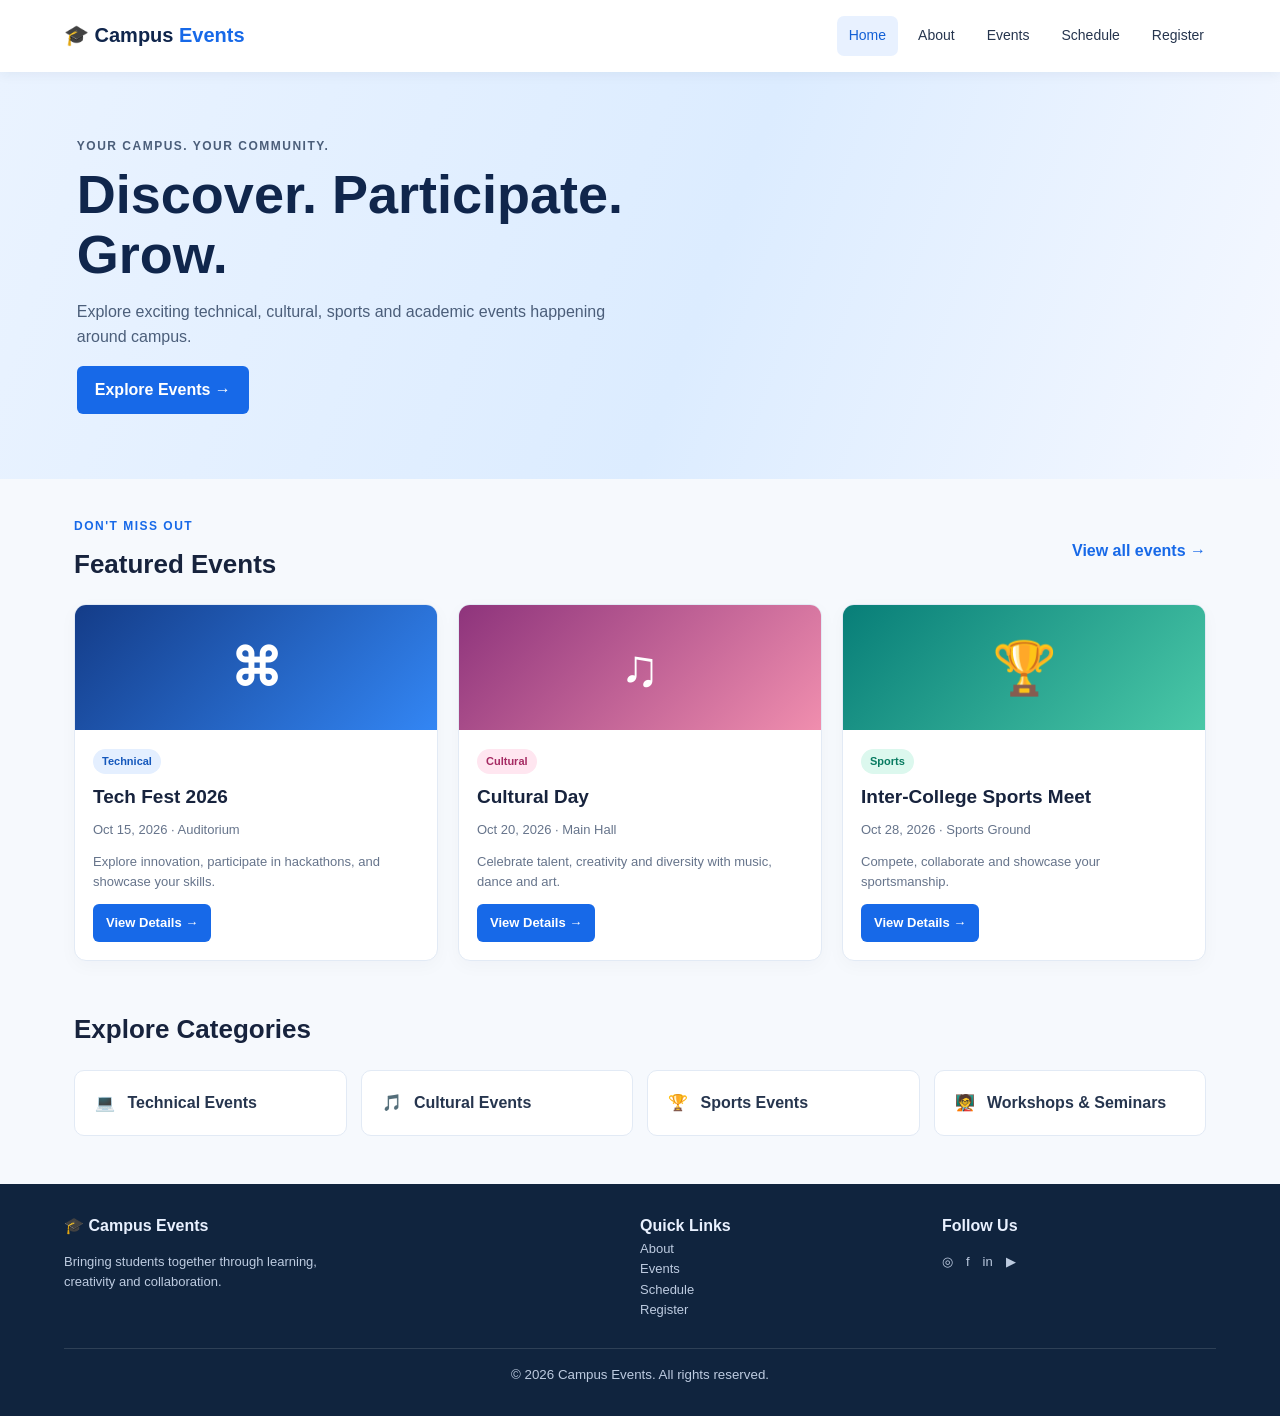
<file: campus event/index.html>
<!DOCTYPE html>
<html lang="en">
<head><meta charset="UTF-8"><meta name="viewport" content="width=device-width, initial-scale=1.0"><title>Campus Events | Home</title><link rel="stylesheet" href="style.css"></head>
<body>
<header class="site-header"><a class="brand" href="index.html">🎓 Campus <span>Events</span></a><nav><a class="active" href="index.html">Home</a><a href="about.html">About</a><a href="events.html">Events</a><a href="schedule.html">Schedule</a><a href="register.html">Register</a></nav></header>
<main>
<section class="hero"><div><p class="eyebrow">YOUR CAMPUS. YOUR COMMUNITY.</p><h1>Discover. Participate. Grow.</h1><p>Explore exciting technical, cultural, sports and academic events happening around campus.</p><a class="button" href="events.html">Explore Events →</a></div></section>
<section class="section"><div class="section-heading"><div><p class="eyebrow">DON'T MISS OUT</p><h2>Featured Events</h2></div><a href="events.html">View all events →</a></div><div class="cards">
<article class="event-card"><div class="event-art tech">⌘</div><div class="card-body"><span class="tag blue">Technical</span><h3>Tech Fest 2026</h3><p>Oct 15, 2026 · Auditorium</p><p>Explore innovation, participate in hackathons, and showcase your skills.</p><a class="small-button" href="event-details.html">View Details →</a></div></article>
<article class="event-card"><div class="event-art culture">♫</div><div class="card-body"><span class="tag pink">Cultural</span><h3>Cultural Day</h3><p>Oct 20, 2026 · Main Hall</p><p>Celebrate talent, creativity and diversity with music, dance and art.</p><a class="small-button" href="event-details.html">View Details →</a></div></article>
<article class="event-card"><div class="event-art sports">🏆</div><div class="card-body"><span class="tag green">Sports</span><h3>Inter-College Sports Meet</h3><p>Oct 28, 2026 · Sports Ground</p><p>Compete, collaborate and showcase your sportsmanship.</p><a class="small-button" href="event-details.html">View Details →</a></div></article>
</div></section>
<section class="section categories"><h2>Explore Categories</h2><div class="category-grid"><div>💻 <b>Technical Events</b></div><div>🎵 <b>Cultural Events</b></div><div>🏆 <b>Sports Events</b></div><div>🧑‍🏫 <b>Workshops & Seminars</b></div></div></section>
</main>
<footer><div><b>🎓 Campus Events</b><p>Bringing students together through learning, creativity and collaboration.</p></div><div><b>Quick Links</b><a href="about.html">About</a><a href="events.html">Events</a><a href="schedule.html">Schedule</a><a href="register.html">Register</a></div><div><b>Follow Us</b><p>◎　f　in　▶</p></div><small>© 2026 Campus Events. All rights reserved.</small></footer>
</body></html>
</file>
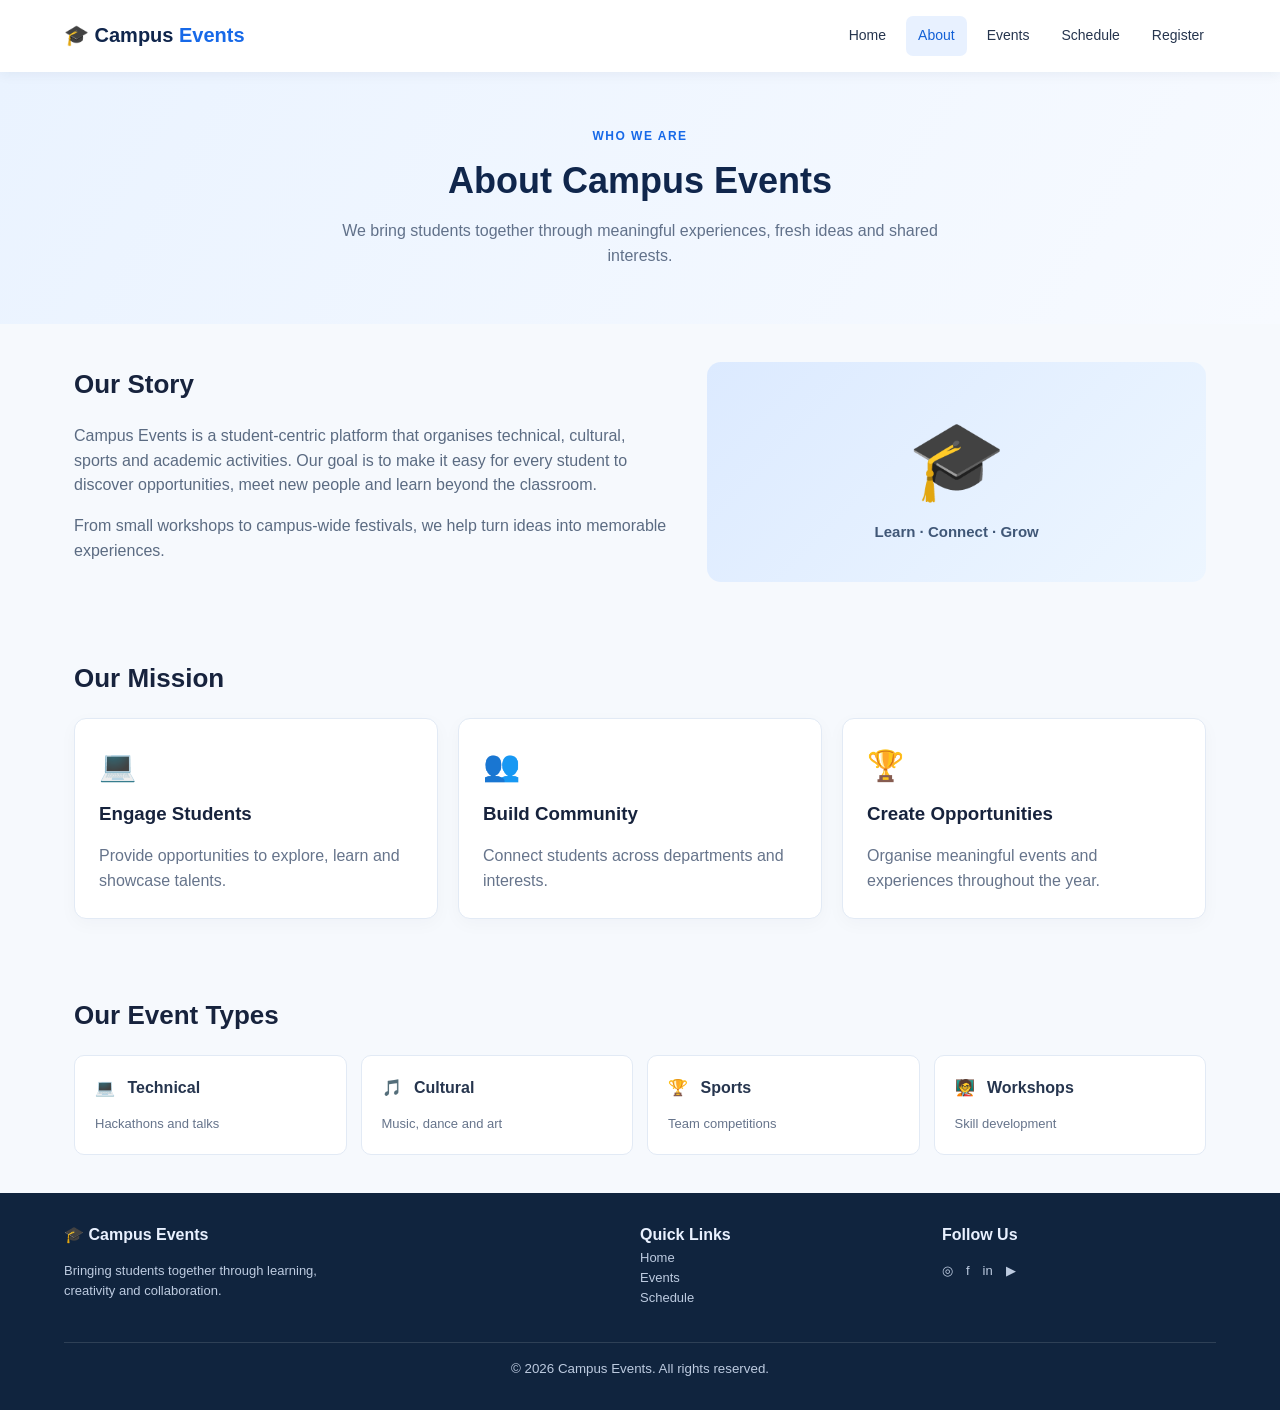
<file: campus event/about.html>
<!DOCTYPE html>
<html lang="en"><head><meta charset="UTF-8"><meta name="viewport" content="width=device-width, initial-scale=1.0"><title>About | Campus Events</title><link rel="stylesheet" href="style.css"></head><body>
<header class="site-header"><a class="brand" href="index.html">🎓 Campus <span>Events</span></a><nav><a href="index.html">Home</a><a class="active" href="about.html">About</a><a href="events.html">Events</a><a href="schedule.html">Schedule</a><a href="register.html">Register</a></nav></header>
<main><section class="page-hero"><p class="eyebrow">WHO WE ARE</p><h1>About Campus Events</h1><p>We bring students together through meaningful experiences, fresh ideas and shared interests.</p></section>
<section class="section split"><div><h2>Our Story</h2><p>Campus Events is a student-centric platform that organises technical, cultural, sports and academic activities. Our goal is to make it easy for every student to discover opportunities, meet new people and learn beyond the classroom.</p><p>From small workshops to campus-wide festivals, we help turn ideas into memorable experiences.</p></div><div class="illustration">🎓<br><span>Learn · Connect · Grow</span></div></section>
<section class="section"><h2>Our Mission</h2><div class="cards three"><article class="info-card"><div class="icon">💻</div><h3>Engage Students</h3><p>Provide opportunities to explore, learn and showcase talents.</p></article><article class="info-card"><div class="icon">👥</div><h3>Build Community</h3><p>Connect students across departments and interests.</p></article><article class="info-card"><div class="icon">🏆</div><h3>Create Opportunities</h3><p>Organise meaningful events and experiences throughout the year.</p></article></div></section>
<section class="section"><h2>Our Event Types</h2><div class="category-grid"><div>💻 <b>Technical</b><p>Hackathons and talks</p></div><div>🎵 <b>Cultural</b><p>Music, dance and art</p></div><div>🏆 <b>Sports</b><p>Team competitions</p></div><div>🧑‍🏫 <b>Workshops</b><p>Skill development</p></div></div></section></main>
<footer><div><b>🎓 Campus Events</b><p>Bringing students together through learning, creativity and collaboration.</p></div><div><b>Quick Links</b><a href="index.html">Home</a><a href="events.html">Events</a><a href="schedule.html">Schedule</a></div><div><b>Follow Us</b><p>◎　f　in　▶</p></div><small>© 2026 Campus Events. All rights reserved.</small></footer></body></html>
</file>
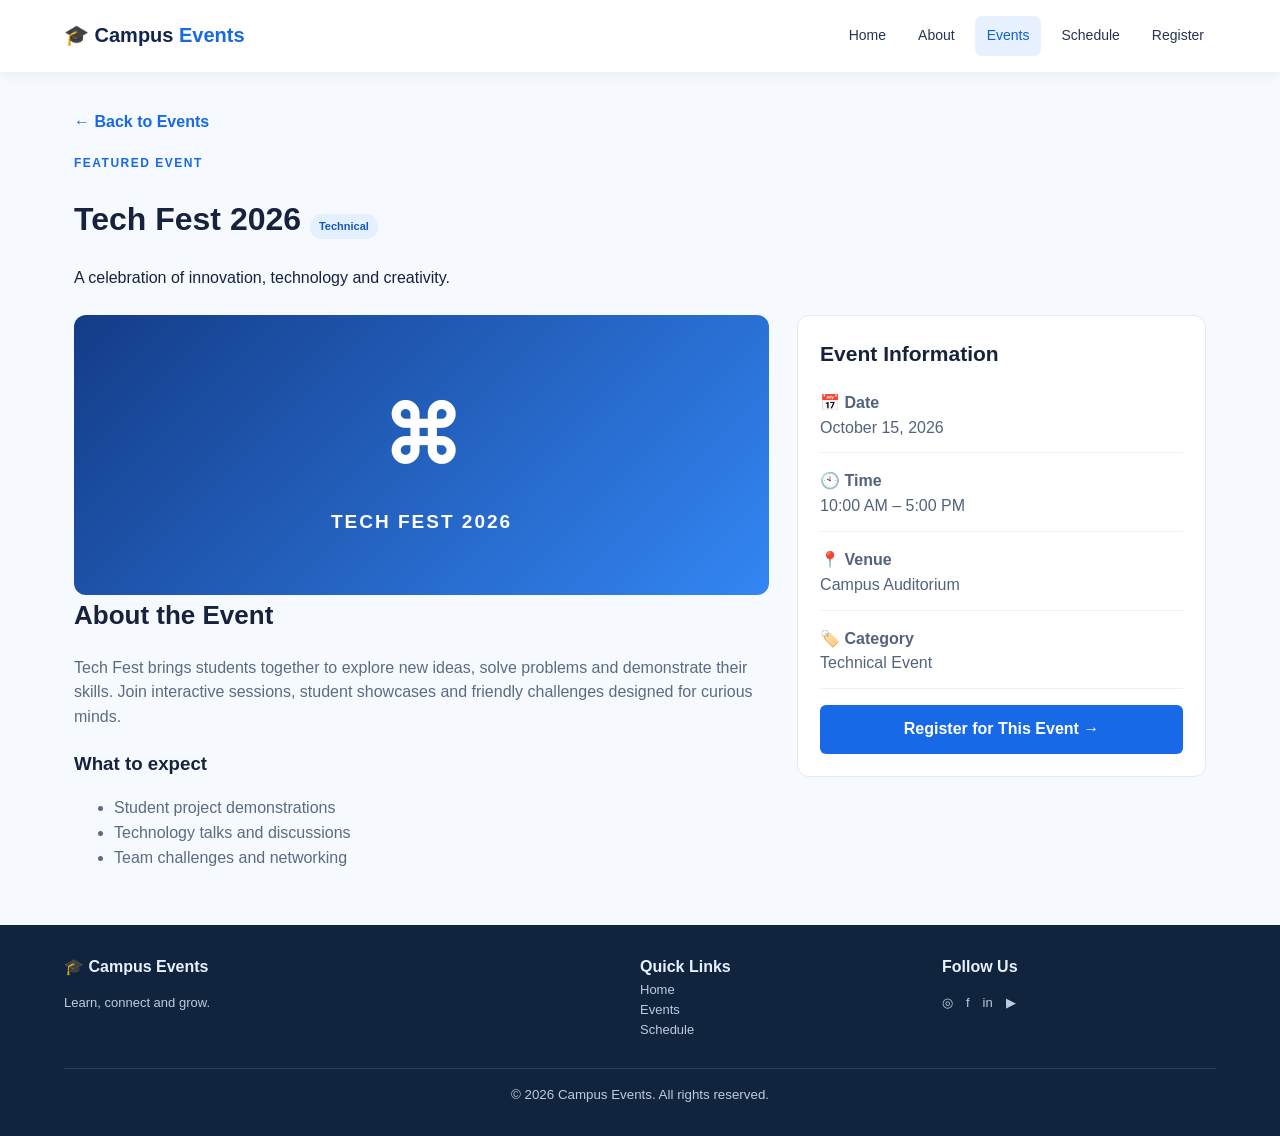
<file: campus event/event-details.html>
<!DOCTYPE html>
<html lang="en"><head><meta charset="UTF-8"><meta name="viewport" content="width=device-width, initial-scale=1.0"><title>Event Details | Campus Events</title><link rel="stylesheet" href="style.css"></head><body>
<header class="site-header"><a class="brand" href="index.html">🎓 Campus <span>Events</span></a><nav><a href="index.html">Home</a><a href="about.html">About</a><a class="active" href="events.html">Events</a><a href="schedule.html">Schedule</a><a href="register.html">Register</a></nav></header>
<main class="section"><a class="back" href="events.html">← Back to Events</a><p class="eyebrow">FEATURED EVENT</p><h1>Tech Fest 2026 <span class="tag blue">Technical</span></h1><p>A celebration of innovation, technology and creativity.</p><div class="details-layout"><div><div class="event-art big tech">⌘<span>TECH FEST 2026</span></div><h2>About the Event</h2><p>Tech Fest brings students together to explore new ideas, solve problems and demonstrate their skills. Join interactive sessions, student showcases and friendly challenges designed for curious minds.</p><h3>What to expect</h3><ul><li>Student project demonstrations</li><li>Technology talks and discussions</li><li>Team challenges and networking</li></ul></div><aside class="detail-box"><h2>Event Information</h2><p>📅 <b>Date</b><br>October 15, 2026</p><p>🕙 <b>Time</b><br>10:00 AM – 5:00 PM</p><p>📍 <b>Venue</b><br>Campus Auditorium</p><p>🏷️ <b>Category</b><br>Technical Event</p><a class="button full" href="register.html">Register for This Event →</a></aside></div></main>
<footer><div><b>🎓 Campus Events</b><p>Learn, connect and grow.</p></div><div><b>Quick Links</b><a href="index.html">Home</a><a href="events.html">Events</a><a href="schedule.html">Schedule</a></div><div><b>Follow Us</b><p>◎　f　in　▶</p></div><small>© 2026 Campus Events. All rights reserved.</small></footer></body></html>
</file>
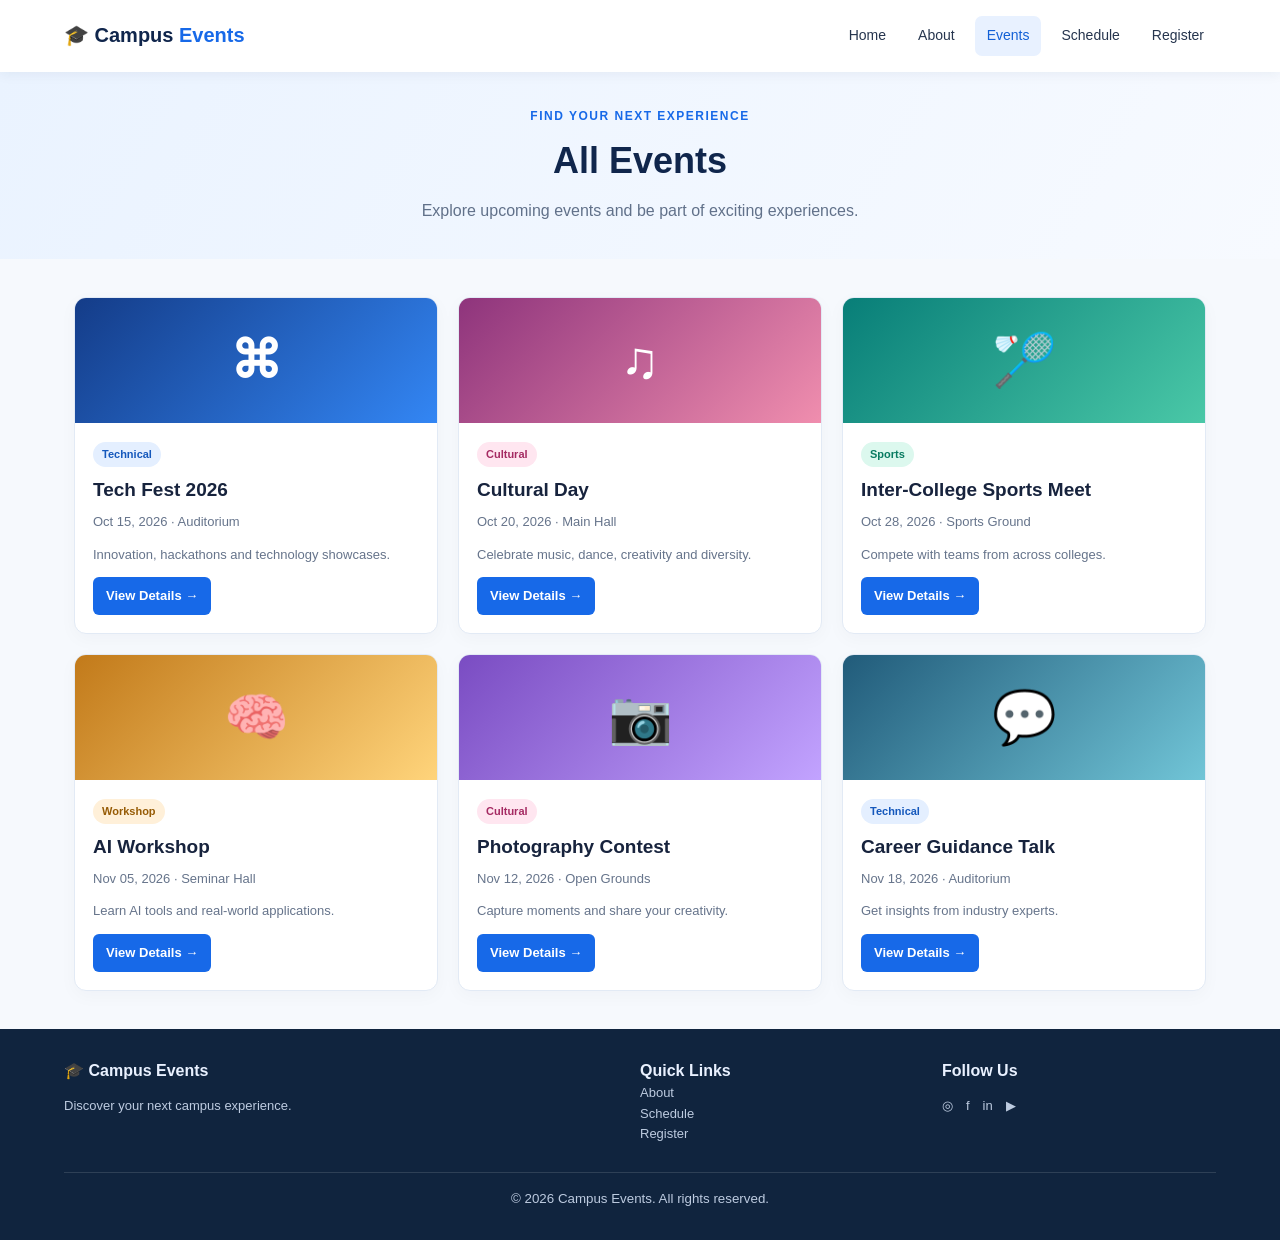
<file: campus event/events.html>
<!DOCTYPE html>
<html lang="en"><head><meta charset="UTF-8"><meta name="viewport" content="width=device-width, initial-scale=1.0"><title>Events | Campus Events</title><link rel="stylesheet" href="style.css"></head><body>
<header class="site-header"><a class="brand" href="index.html">🎓 Campus <span>Events</span></a><nav><a href="index.html">Home</a><a href="about.html">About</a><a class="active" href="events.html">Events</a><a href="schedule.html">Schedule</a><a href="register.html">Register</a></nav></header>
<main><section class="page-hero compact"><p class="eyebrow">FIND YOUR NEXT EXPERIENCE</p><h1>All Events</h1><p>Explore upcoming events and be part of exciting experiences.</p></section>
<section class="section"><div class="cards"><article class="event-card"><div class="event-art tech">⌘</div><div class="card-body"><span class="tag blue">Technical</span><h3>Tech Fest 2026</h3><p>Oct 15, 2026 · Auditorium</p><p>Innovation, hackathons and technology showcases.</p><a class="small-button" href="event-details.html">View Details →</a></div></article>
<article class="event-card"><div class="event-art culture">♫</div><div class="card-body"><span class="tag pink">Cultural</span><h3>Cultural Day</h3><p>Oct 20, 2026 · Main Hall</p><p>Celebrate music, dance, creativity and diversity.</p><a class="small-button" href="event-details.html">View Details →</a></div></article>
<article class="event-card"><div class="event-art sports">🏸</div><div class="card-body"><span class="tag green">Sports</span><h3>Inter-College Sports Meet</h3><p>Oct 28, 2026 · Sports Ground</p><p>Compete with teams from across colleges.</p><a class="small-button" href="event-details.html">View Details →</a></div></article>
<article class="event-card"><div class="event-art workshop">🧠</div><div class="card-body"><span class="tag orange">Workshop</span><h3>AI Workshop</h3><p>Nov 05, 2026 · Seminar Hall</p><p>Learn AI tools and real-world applications.</p><a class="small-button" href="event-details.html">View Details →</a></div></article>
<article class="event-card"><div class="event-art photo">📷</div><div class="card-body"><span class="tag pink">Cultural</span><h3>Photography Contest</h3><p>Nov 12, 2026 · Open Grounds</p><p>Capture moments and share your creativity.</p><a class="small-button" href="event-details.html">View Details →</a></div></article>
<article class="event-card"><div class="event-art career">💬</div><div class="card-body"><span class="tag blue">Technical</span><h3>Career Guidance Talk</h3><p>Nov 18, 2026 · Auditorium</p><p>Get insights from industry experts.</p><a class="small-button" href="event-details.html">View Details →</a></div></article></div></section></main>
<footer><div><b>🎓 Campus Events</b><p>Discover your next campus experience.</p></div><div><b>Quick Links</b><a href="about.html">About</a><a href="schedule.html">Schedule</a><a href="register.html">Register</a></div><div><b>Follow Us</b><p>◎　f　in　▶</p></div><small>© 2026 Campus Events. All rights reserved.</small></footer></body></html>
</file>
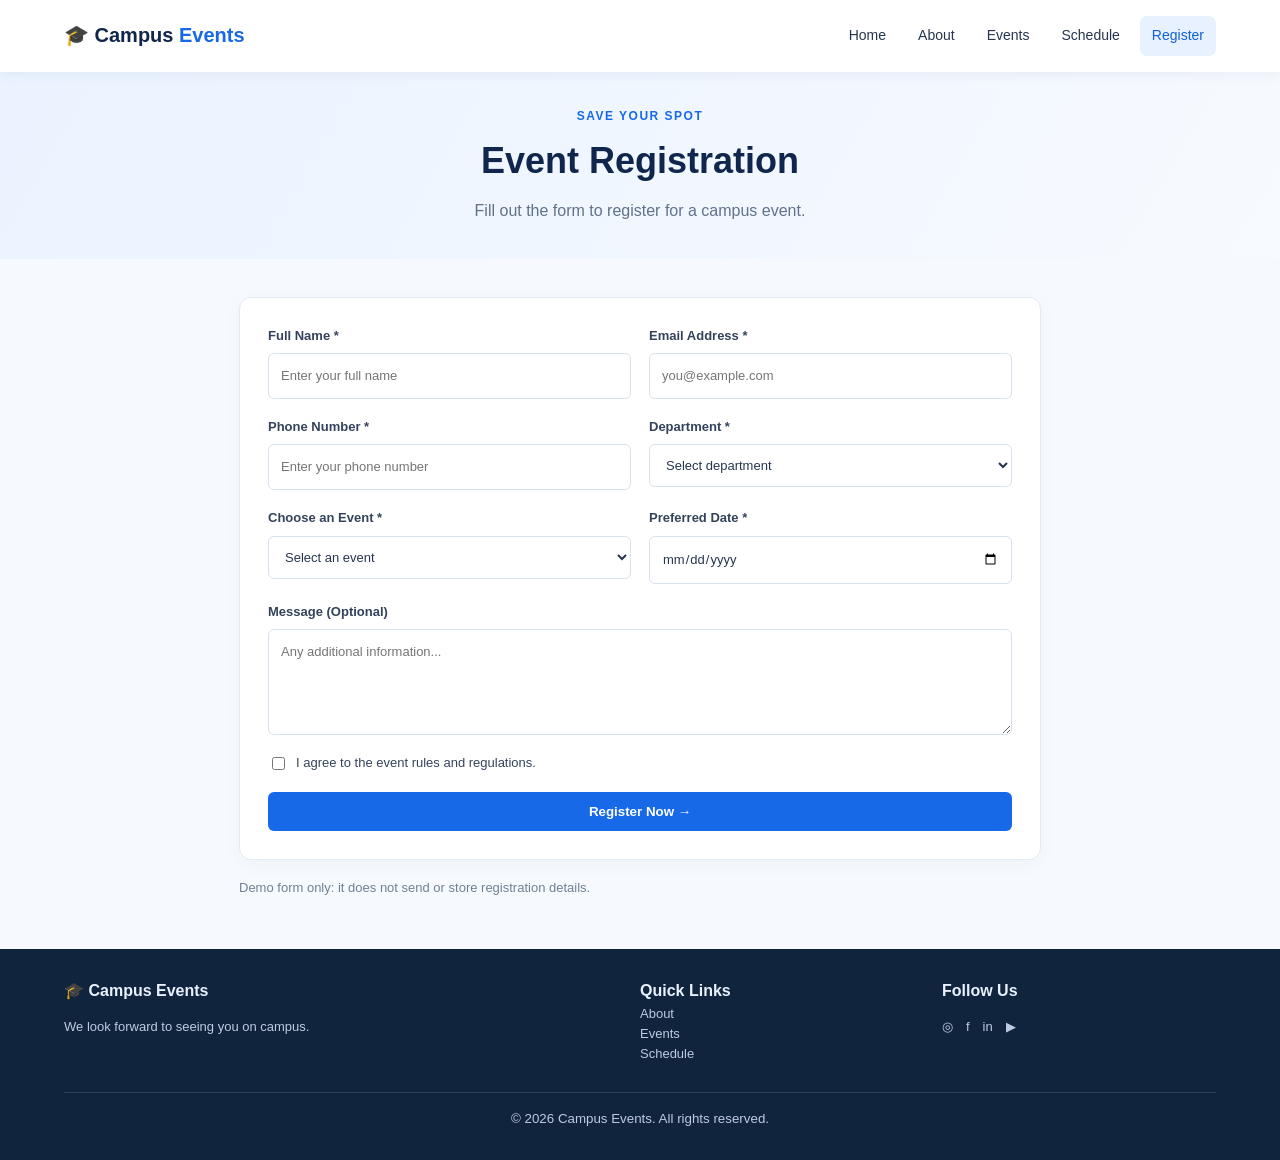
<file: campus event/register.html>
<!DOCTYPE html>
<html lang="en"><head><meta charset="UTF-8"><meta name="viewport" content="width=device-width, initial-scale=1.0"><title>Register | Campus Events</title><link rel="stylesheet" href="style.css"></head><body>
<header class="site-header"><a class="brand" href="index.html">🎓 Campus <span>Events</span></a><nav><a href="index.html">Home</a><a href="about.html">About</a><a href="events.html">Events</a><a href="schedule.html">Schedule</a><a class="active" href="register.html">Register</a></nav></header>
<main><section class="page-hero compact"><p class="eyebrow">SAVE YOUR SPOT</p><h1>Event Registration</h1><p>Fill out the form to register for a campus event.</p></section><section class="section form-section"><form action="#" method="get"><div class="form-grid"><label>Full Name *<input type="text" placeholder="Enter your full name" required></label><label>Email Address *<input type="email" placeholder="you@example.com" required></label><label>Phone Number *<input type="tel" placeholder="Enter your phone number" required></label><label>Department *<select required><option value="">Select department</option><option>Computer Science</option><option>Information Technology</option><option>Electronics</option><option>Mechanical</option><option>Other</option></select></label><label>Choose an Event *<select required><option value="">Select an event</option><option>Tech Fest 2026</option><option>Cultural Day</option><option>Inter-College Sports Meet</option><option>AI Workshop</option><option>Photography Contest</option><option>Career Guidance Talk</option></select></label><label>Preferred Date *<input type="date" required></label><label class="wide">Message (Optional)<textarea rows="4" placeholder="Any additional information..."></textarea></label><label class="check wide"><input type="checkbox" required> I agree to the event rules and regulations.</label><button class="button wide" type="submit">Register Now →</button></div></form><p class="note">Demo form only: it does not send or store registration details.</p></section></main>
<footer><div><b>🎓 Campus Events</b><p>We look forward to seeing you on campus.</p></div><div><b>Quick Links</b><a href="about.html">About</a><a href="events.html">Events</a><a href="schedule.html">Schedule</a></div><div><b>Follow Us</b><p>◎　f　in　▶</p></div><small>© 2026 Campus Events. All rights reserved.</small></footer></body></html>
</file>
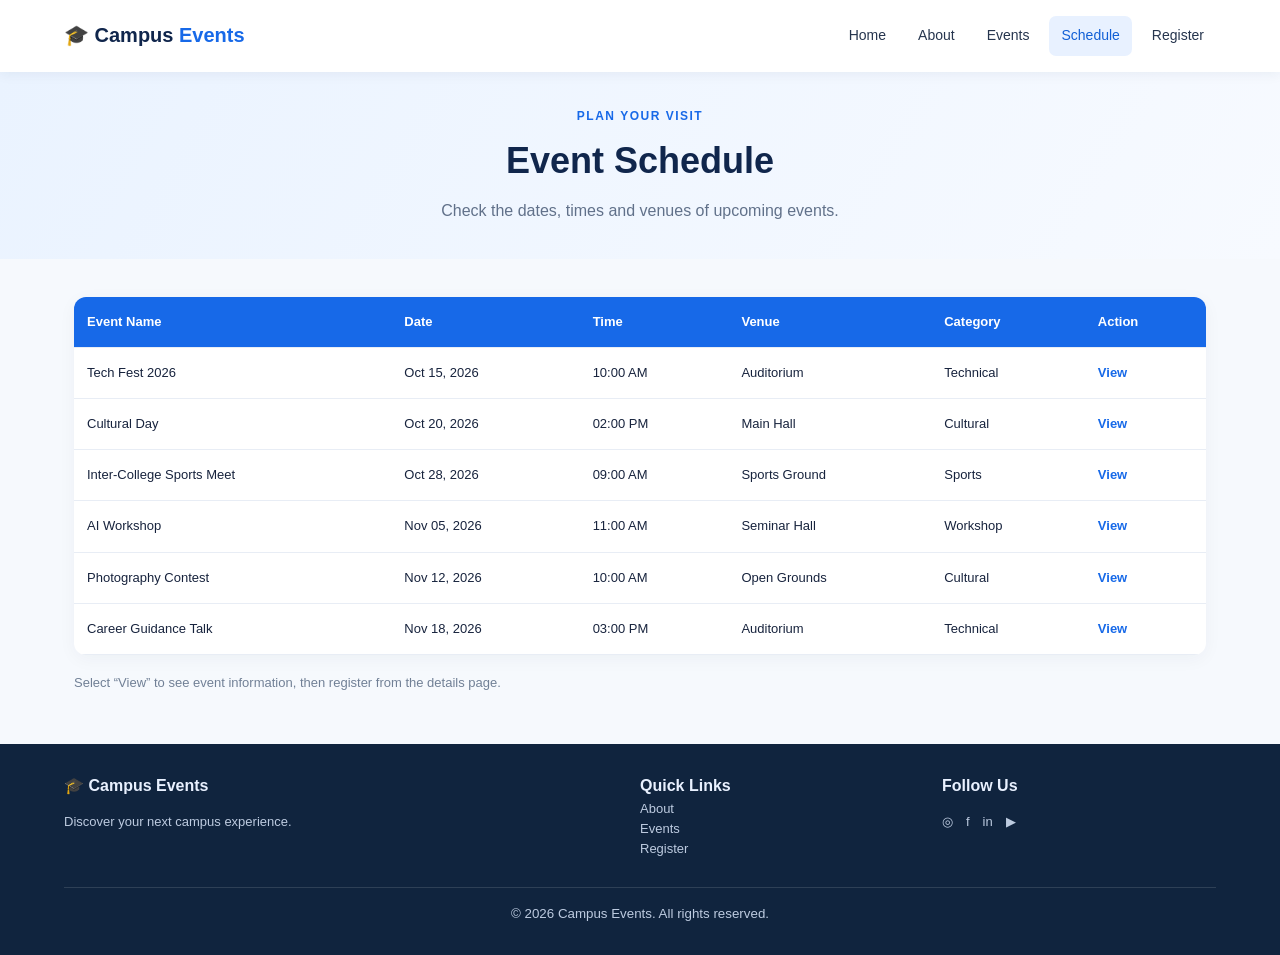
<file: campus event/schedule.html>
<!DOCTYPE html>
<html lang="en"><head><meta charset="UTF-8"><meta name="viewport" content="width=device-width, initial-scale=1.0"><title>Schedule | Campus Events</title><link rel="stylesheet" href="style.css"></head><body>
<header class="site-header"><a class="brand" href="index.html">🎓 Campus <span>Events</span></a><nav><a href="index.html">Home</a><a href="about.html">About</a><a href="events.html">Events</a><a class="active" href="schedule.html">Schedule</a><a href="register.html">Register</a></nav></header>
<main><section class="page-hero compact"><p class="eyebrow">PLAN YOUR VISIT</p><h1>Event Schedule</h1><p>Check the dates, times and venues of upcoming events.</p></section><section class="section"><div class="table-wrap"><table><thead><tr><th>Event Name</th><th>Date</th><th>Time</th><th>Venue</th><th>Category</th><th>Action</th></tr></thead><tbody>
<tr><td>Tech Fest 2026</td><td>Oct 15, 2026</td><td>10:00 AM</td><td>Auditorium</td><td>Technical</td><td><a href="event-details.html">View</a></td></tr>
<tr><td>Cultural Day</td><td>Oct 20, 2026</td><td>02:00 PM</td><td>Main Hall</td><td>Cultural</td><td><a href="event-details.html">View</a></td></tr>
<tr><td>Inter-College Sports Meet</td><td>Oct 28, 2026</td><td>09:00 AM</td><td>Sports Ground</td><td>Sports</td><td><a href="event-details.html">View</a></td></tr>
<tr><td>AI Workshop</td><td>Nov 05, 2026</td><td>11:00 AM</td><td>Seminar Hall</td><td>Workshop</td><td><a href="event-details.html">View</a></td></tr>
<tr><td>Photography Contest</td><td>Nov 12, 2026</td><td>10:00 AM</td><td>Open Grounds</td><td>Cultural</td><td><a href="event-details.html">View</a></td></tr>
<tr><td>Career Guidance Talk</td><td>Nov 18, 2026</td><td>03:00 PM</td><td>Auditorium</td><td>Technical</td><td><a href="event-details.html">View</a></td></tr>
</tbody></table></div><p class="note">Select “View” to see event information, then register from the details page.</p></section></main>
<footer><div><b>🎓 Campus Events</b><p>Discover your next campus experience.</p></div><div><b>Quick Links</b><a href="about.html">About</a><a href="events.html">Events</a><a href="register.html">Register</a></div><div><b>Follow Us</b><p>◎　f　in　▶</p></div><small>© 2026 Campus Events. All rights reserved.</small></footer></body></html>
</file>
<file: campus event/style.css>
*{box-sizing:border-box}body{margin:0;font-family:Arial,Helvetica,sans-serif;color:#17233d;background:#f6f9fd;line-height:1.55}.site-header{background:#fff;display:flex;justify-content:space-between;align-items:center;padding:16px max(5%,calc((100% - 1180px)/2));gap:24px;box-shadow:0 2px 12px #0c2c5010;position:relative}.brand{font-weight:800;color:#10264c;text-decoration:none;font-size:20px;white-space:nowrap}.brand span{color:#1769e8}.site-header nav{display:flex;gap:8px;flex-wrap:wrap}.site-header nav a{color:#26354e;text-decoration:none;padding:9px 12px;border-radius:7px;font-size:14px}.site-header nav a:hover,.site-header nav a.active{background:#e8f1ff;color:#1260d6}.hero{min-height:360px;padding:65px max(6%,calc((100% - 1180px)/2));display:flex;align-items:center;background:linear-gradient(110deg,#eaf3ff,#dcecff 55%,#f5f8ff)}.hero>div{max-width:600px}.hero h1{font-size:clamp(34px,5vw,54px);line-height:1.1;margin:10px 0 16px;color:#10264c}.hero p{max-width:580px;color:#4b5e7a}.eyebrow{font-size:12px;font-weight:800;letter-spacing:1.5px;color:#1769e8;margin:0 0 8px}.button,.small-button{display:inline-block;text-decoration:none;border:0;border-radius:6px;background:#1769e8;color:white;padding:12px 18px;font-weight:700;cursor:pointer}.button:hover,.small-button:hover{background:#0d4fb8}.section{max-width:1180px;margin:auto;padding:38px 24px}.section h2{margin:0 0 20px;font-size:26px}.section-heading{display:flex;align-items:center;justify-content:space-between;margin-bottom:20px}.section-heading h2{margin:0}.section-heading>a,.table-wrap a,.back{color:#1769e8;text-decoration:none;font-weight:700}.cards{display:grid;grid-template-columns:repeat(3,minmax(0,1fr));gap:20px}.event-card,.info-card{background:white;border:1px solid #e2eaf5;border-radius:12px;overflow:hidden;box-shadow:0 5px 18px #122b4a08}.event-art{height:125px;display:flex;align-items:center;justify-content:center;font-size:52px;font-weight:bold;color:#fff}.tech{background:linear-gradient(135deg,#143c88,#3386f4)}.culture{background:linear-gradient(135deg,#8e347c,#f08eae)}.sports{background:linear-gradient(135deg,#087e78,#4ac8a7)}.workshop{background:linear-gradient(135deg,#c27a1a,#ffd47b)}.photo{background:linear-gradient(135deg,#7a4cc2,#c2a3ff)}.career{background:linear-gradient(135deg,#215b7a,#71c5d7)}.card-body{padding:18px}.card-body h3{margin:8px 0;font-size:19px}.card-body p{font-size:13px;color:#66748b;margin:8px 0 12px}.small-button{font-size:13px;padding:9px 13px}.tag{display:inline-block;border-radius:20px;padding:4px 9px;font-size:11px;font-weight:bold}.blue{background:#e4efff;color:#1558bc}.pink{background:#ffe6f0;color:#a52a62}.green{background:#dcf8ee;color:#087b61}.orange{background:#fff0d9;color:#965b05}.categories{padding-top:10px;padding-bottom:48px}.category-grid{display:grid;grid-template-columns:repeat(4,minmax(0,1fr));gap:14px}.category-grid>div{padding:20px;background:#fff;border:1px solid #e2eaf5;border-radius:10px;color:#1769e8}.category-grid b{color:#26354e;margin-left:8px}.category-grid p{color:#66748b;margin-bottom:0;font-size:13px}.page-hero{text-align:center;padding:55px 24px;background:linear-gradient(120deg,#eaf3ff,#f7faff)}.page-hero h1{font-size:36px;margin:5px 0 10px;color:#10264c}.page-hero p:last-child{color:#61718a;margin:0 auto;max-width:650px}.page-hero.compact{padding:35px 24px}.split{display:grid;grid-template-columns:1.2fr 1fr;gap:35px;align-items:center}.split p{color:#5b6b82}.illustration{min-height:220px;border-radius:14px;background:linear-gradient(135deg,#dceaff,#edf6ff);display:flex;align-items:center;justify-content:center;flex-direction:column;font-size:78px;color:#1769e8}.illustration span{font-size:15px;font-weight:bold;color:#405777}.info-card{padding:24px}.info-card .icon{font-size:30px}.info-card h3{margin:10px 0 5px}.info-card p{color:#66748b;margin-bottom:0}.details-layout{display:grid;grid-template-columns:1.7fr 1fr;gap:28px;margin-top:25px}.event-art.big{height:280px;border-radius:12px;flex-direction:column;gap:8px;font-size:80px}.event-art.big span{font-size:19px;letter-spacing:2px}.details-layout>div>p,.details-layout li{color:#5b6b82}.detail-box{background:white;border:1px solid #e2eaf5;border-radius:12px;padding:22px;align-self:start}.detail-box h2{font-size:21px}.detail-box p{color:#52637b;border-bottom:1px solid #edf1f7;padding-bottom:12px}.full{width:100%;text-align:center}.back{display:inline-block;margin-bottom:20px}.table-wrap{overflow-x:auto;background:white;border-radius:12px;box-shadow:0 4px 18px #122b4a0b}table{border-collapse:collapse;width:100%;min-width:760px;text-align:left}th{background:#1769e8;color:white;font-size:13px}th,td{padding:15px 13px;border-bottom:1px solid #e8edf5;font-size:13px}tbody tr:hover{background:#f4f8ff}.note{color:#718096;font-size:13px;margin-top:18px}.form-section{max-width:850px}form{background:#fff;border:1px solid #e2eaf5;border-radius:12px;padding:28px;box-shadow:0 5px 20px #122b4a08}.form-grid{display:grid;grid-template-columns:1fr 1fr;gap:18px}.form-grid label{font-size:13px;font-weight:700;color:#34435b}.form-grid input:not([type=checkbox]),.form-grid select,.form-grid textarea{display:block;width:100%;margin-top:7px;border:1px solid #d8e1ee;border-radius:6px;padding:12px;font:inherit;font-weight:400;color:#26354e;background:white}.form-grid input:focus,.form-grid select:focus,.form-grid textarea:focus{outline:2px solid #b9d5ff;border-color:#1769e8}.wide{grid-column:1/-1}.check{display:flex;align-items:center;gap:8px;font-weight:400!important}footer{background:#10243e;color:#e9f1ff;padding:30px max(5%,calc((100% - 1180px)/2));display:grid;grid-template-columns:2fr 1fr 1fr;gap:28px}footer p{font-size:13px;color:#bdcbe0;max-width:300px}footer a{display:block;color:#bdcbe0;text-decoration:none;font-size:13px}footer a:hover{color:white}footer small{grid-column:1/-1;text-align:center;border-top:1px solid #ffffff20;padding-top:16px;color:#bdcbe0}@media(max-width:760px){.site-header{align-items:flex-start;flex-direction:column;padding:16px 20px}.site-header nav{gap:3px}.site-header nav a{padding:8px;font-size:13px}.hero{padding:50px 24px}.cards{grid-template-columns:1fr 1fr}.category-grid{grid-template-columns:1fr 1fr}.split,.details-layout{grid-template-columns:1fr}.three{grid-template-columns:1fr}.form-grid{grid-template-columns:1fr}.wide{grid-column:auto}footer{grid-template-columns:1fr 1fr;padding:28px 22px}footer>div:first-child{grid-column:1/-1}}@media(max-width:480px){.cards{grid-template-columns:1fr}.section-heading{align-items:flex-start;gap:10px;flex-direction:column}.category-grid{grid-template-columns:1fr}.page-hero h1{font-size:29px}.hero h1{font-size:36px}form{padding:18px}}
</file>
